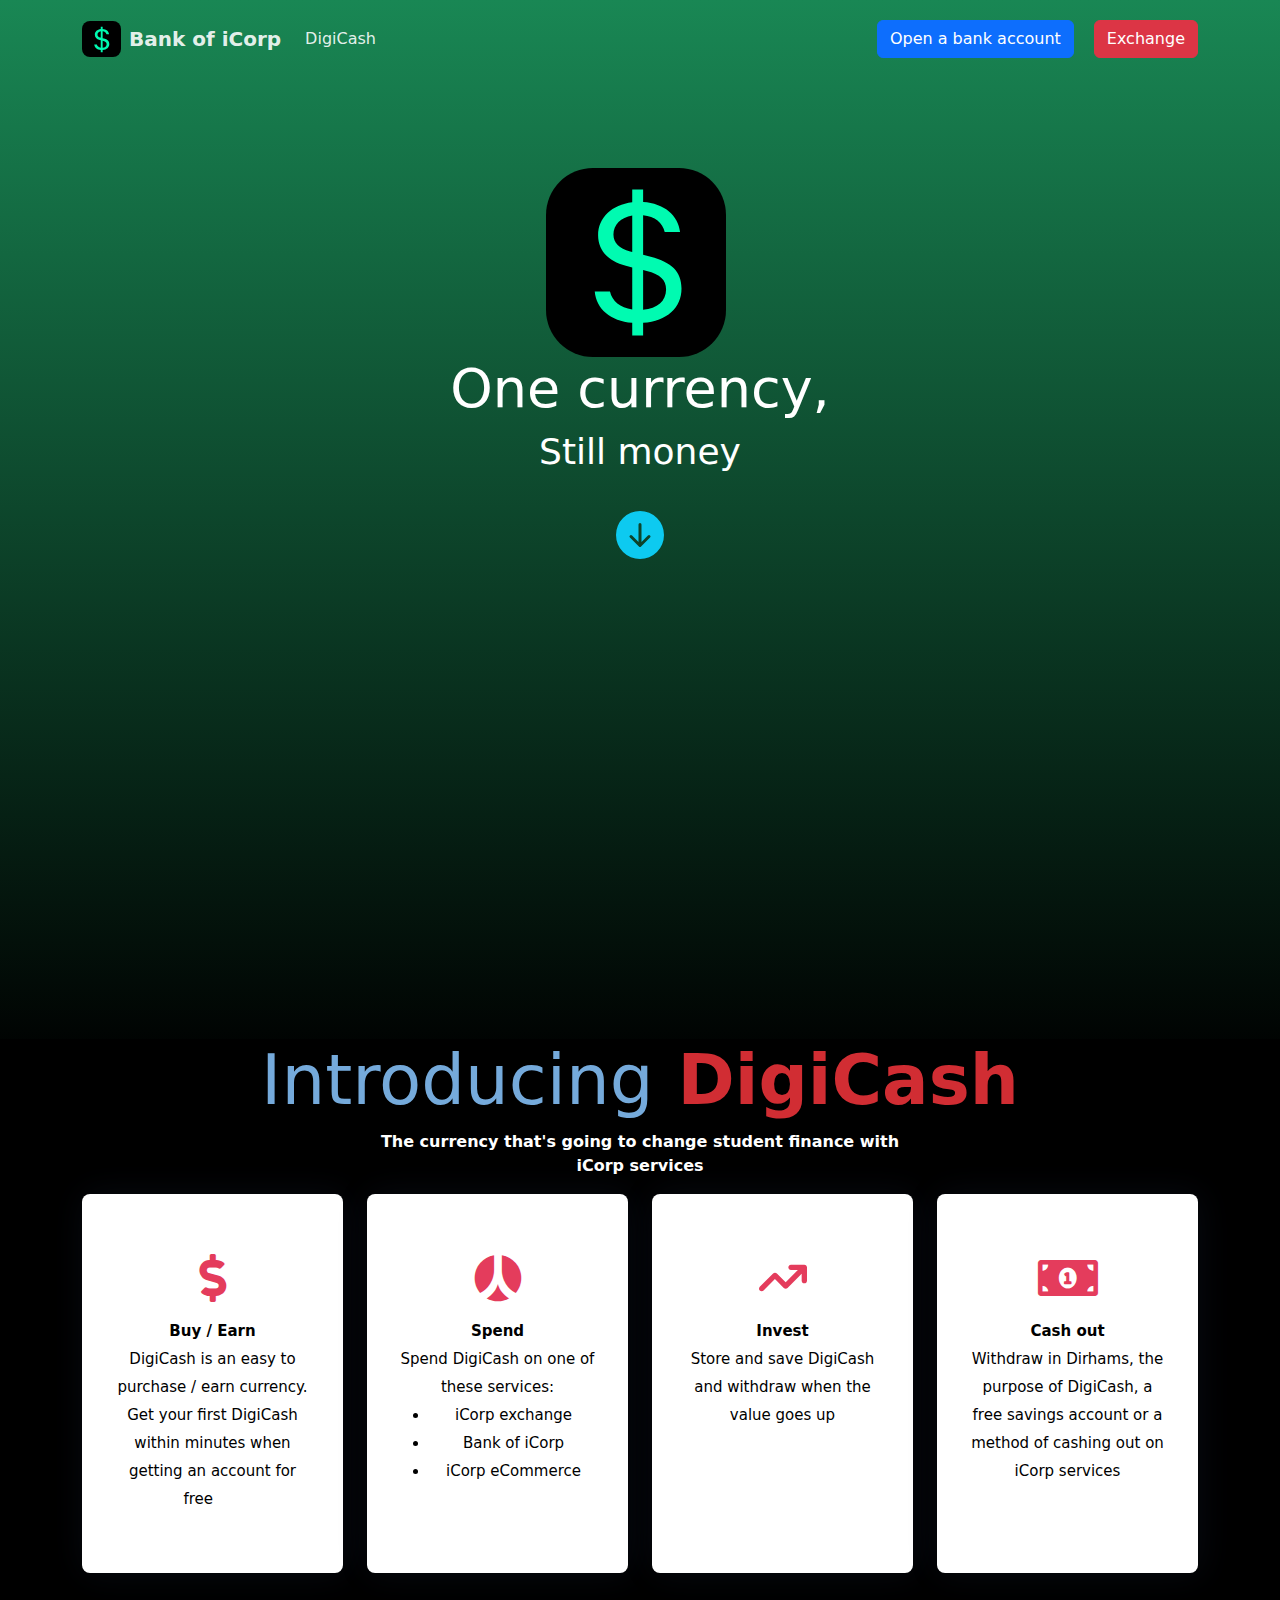
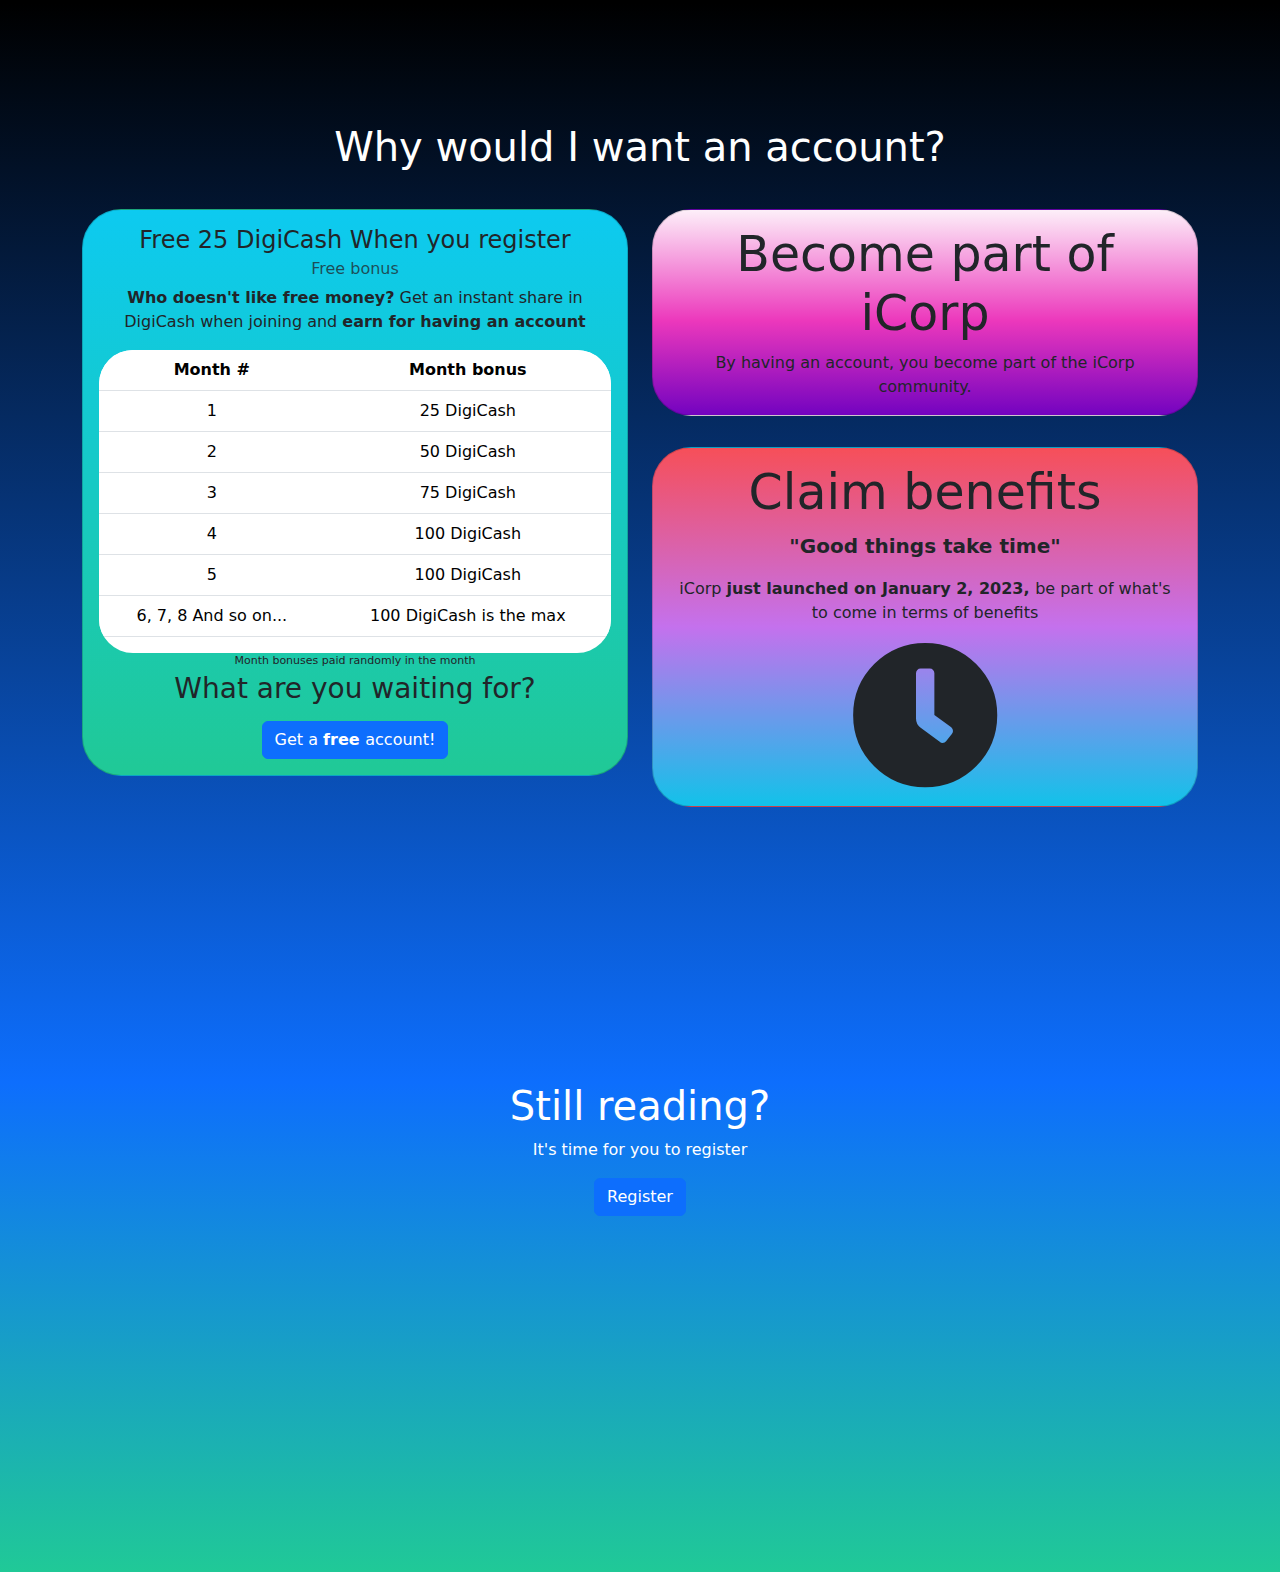
<file: index.html>
<!DOCTYPE html><html lang="en"><head><meta charset="utf-8"><meta name="viewport" content="width=device-width, initial-scale=1.0, shrink-to-fit=no"><title>Bank of iCorp</title><meta property="og:image" content="https://bank.icorp.cf/assets/img/bank.png"><meta name="description" content="The official bank of iCorp"><meta property="og:type" content="website"><link rel="icon" type="image/png" sizes="512x512" href="assets/img/bank.png"><link rel="icon" type="image/png" sizes="512x512" href="assets/img/bank.png"><link rel="icon" type="image/png" sizes="512x512" href="assets/img/bank.png"><link rel="icon" type="image/png" sizes="512x512" href="assets/img/bank.png"><link rel="icon" type="image/png" sizes="512x512" href="assets/img/bank.png"><link rel="stylesheet" href="https://cdn.jsdelivr.net/npm/bootstrap@5.2.2/dist/css/bootstrap.min.css"><link rel="manifest" href="manifest.json"><link rel="stylesheet" href="https://use.fontawesome.com/releases/v5.12.0/css/all.css"><link rel="stylesheet" href="assets/css/styles.min.css"></head><body class="text-center" style="color: rgb(255,255,255);height: 846px;"><section style="background: linear-gradient(var(--bs-green), var(--bs-black) 100%);height: 1069px;"><nav class="navbar navbar-light navbar-expand-md py-3"><div class="container"><a class="navbar-brand d-flex align-items-center" href="index.html" style="color: rgba(255,255,255,0.9);font-weight: bold;"><span class="bs-icon-sm bs-icon-rounded bs-icon-primary d-flex justify-content-center align-items-center me-2 bs-icon dollarHeroLarge" style="background: rgb(0,0,0);width: 39px;height: 36px;"><svg xmlns="http://www.w3.org/2000/svg" width="1em" height="1em" fill="currentColor" viewBox="0 0 16 16" class="bi bi-currency-dollar" style="font-size: 29px;color: #00fbb1;">
  <path d="M4 10.781c.148 1.667 1.513 2.85 3.591 3.003V15h1.043v-1.216c2.27-.179 3.678-1.438 3.678-3.3 0-1.59-.947-2.51-2.956-3.028l-.722-.187V3.467c1.122.11 1.879.714 2.07 1.616h1.47c-.166-1.6-1.54-2.748-3.54-2.875V1H7.591v1.233c-1.939.23-3.27 1.472-3.27 3.156 0 1.454.966 2.483 2.661 2.917l.61.162v4.031c-1.149-.17-1.94-.8-2.131-1.718H4zm3.391-3.836c-1.043-.263-1.6-.825-1.6-1.616 0-.944.704-1.641 1.8-1.828v3.495l-.2-.05zm1.591 1.872c1.287.323 1.852.859 1.852 1.769 0 1.097-.826 1.828-2.2 1.939V8.73l.348.086z"></path>
</svg></span><span style="color: rgba(255,255,255,0.9);">Bank of iCorp</span></a><button data-bs-toggle="collapse" class="navbar-toggler" data-bs-target="#navcol-1"><span class="visually-hidden">Toggle navigation</span><span class="navbar-toggler-icon"></span></button><div class="collapse navbar-collapse" id="navcol-1"><ul class="navbar-nav me-auto"><li class="nav-item"><a class="nav-link" href="digicash.html" style="color: rgba(255,255,255,0.9);">DigiCash</a></li></ul><a class="btn btn-primary" role="button" style="margin-right: 20px;" href="register.html">Open a bank account</a><a class="btn btn-danger" role="button" href="https://exchange.icorp.cf">Exchange</a></div></div></nav><div class="d-block" style="height: 30px;">
    <div class="container" style="height: 30px;">
        <div class="row" style="height: 30px;">
            <div class="col-md-12" style="height: 30px;">
                <div></div>
            </div>
        </div>
    </div>
</div><div class="d-block" style="height: 30px;">
    <div class="container" style="height: 30px;">
        <div class="row" style="height: 30px;">
            <div class="col-md-12" style="height: 30px;">
                <div></div>
            </div>
        </div>
    </div>
</div><div class="d-block" style="height: 30px;">
    <div class="container" style="height: 30px;">
        <div class="row" style="height: 30px;">
            <div class="col-md-12" style="height: 30px;">
                <div></div>
            </div>
        </div>
    </div>
</div><div class="container text-center d-flex d-sm-flex d-xl-flex justify-content-center justify-content-sm-center justify-content-xl-center"><span class="bs-icon-sm bs-icon-rounded bs-icon-primary d-flex justify-content-center align-items-center me-2 bs-icon dollarHeroLarge" style="width: 180px;height: 189px;background: var(--bs-black);border-radius: 47px;"><svg xmlns="http://www.w3.org/2000/svg" width="1em" height="1em" fill="currentColor" viewBox="0 0 16 16" class="bi bi-currency-dollar bs-icon-sm bs-icon-rounded b" style="font-size: 167px;color: #00fbb1;">
  <path d="M4 10.781c.148 1.667 1.513 2.85 3.591 3.003V15h1.043v-1.216c2.27-.179 3.678-1.438 3.678-3.3 0-1.59-.947-2.51-2.956-3.028l-.722-.187V3.467c1.122.11 1.879.714 2.07 1.616h1.47c-.166-1.6-1.54-2.748-3.54-2.875V1H7.591v1.233c-1.939.23-3.27 1.472-3.27 3.156 0 1.454.966 2.483 2.661 2.917l.61.162v4.031c-1.149-.17-1.94-.8-2.131-1.718H4zm3.391-3.836c-1.043-.263-1.6-.825-1.6-1.616 0-.944.704-1.641 1.8-1.828v3.495l-.2-.05zm1.591 1.872c1.287.323 1.852.859 1.852 1.769 0 1.097-.826 1.828-2.2 1.939V8.73l.348.086z"></path>
</svg></span></div><h1 style="font-size: 54px;">One currency,</h1><h1 style="font-size: 36px;">Still money</h1><div class="d-block" style="height: 30px;">
    <div class="container" style="height: 30px;">
        <div class="row" style="height: 30px;">
            <div class="col-md-12" style="height: 30px;">
                <div></div>
            </div>
        </div>
    </div>
</div><svg xmlns="http://www.w3.org/2000/svg" width="1em" height="1em" fill="currentColor" viewBox="0 0 16 16" class="bi bi-arrow-down-circle-fill" style="font-size: 48px;color: var(--bs-cyan);">
  <path d="M16 8A8 8 0 1 1 0 8a8 8 0 0 1 16 0zM8.5 4.5a.5.5 0 0 0-1 0v5.793L5.354 8.146a.5.5 0 1 0-.708.708l3 3a.5.5 0 0 0 .708 0l3-3a.5.5 0 0 0-.708-.708L8.5 10.293V4.5z"></path>
</svg><div><div class="d-block" style="height: 60px;">
    <div class="container" style="height: 60px;">
        <div class="row" style="height: 60px;">
            <div class="col-md-12" style="height: 60px;">
                <div></div>
            </div>
        </div>
    </div>
</div><div class="d-block" style="height: 60px;">
    <div class="container" style="height: 60px;">
        <div class="row" style="height: 60px;">
            <div class="col-md-12" style="height: 60px;">
                <div></div>
            </div>
        </div>
    </div>
</div><div class="d-block" style="height: 60px;">
    <div class="container" style="height: 60px;">
        <div class="row" style="height: 60px;">
            <div class="col-md-12" style="height: 60px;">
                <div></div>
            </div>
        </div>
    </div>
</div><div class="d-block" style="height: 60px;">
    <div class="container" style="height: 60px;">
        <div class="row" style="height: 60px;">
            <div class="col-md-12" style="height: 60px;">
                <div></div>
            </div>
        </div>
    </div>
</div><div class="d-block" style="height: 60px;">
    <div class="container" style="height: 60px;">
        <div class="row" style="height: 60px;">
            <div class="col-md-12" style="height: 60px;">
                <div></div>
            </div>
        </div>
    </div>
</div><div class="d-block" style="height: 60px;">
    <div class="container" style="height: 60px;">
        <div class="row" style="height: 60px;">
            <div class="col-md-12" style="height: 60px;">
                <div></div>
            </div>
        </div>
    </div>
</div><div class="d-block" style="height: 60px;">
    <div class="container" style="height: 60px;">
        <div class="row" style="height: 60px;">
            <div class="col-md-12" style="height: 60px;">
                <div></div>
            </div>
        </div>
    </div>
</div><div class="d-block" style="height: 60px;">
    <div class="container" style="height: 60px;">
        <div class="row" style="height: 60px;">
            <div class="col-md-12" style="height: 60px;">
                <div></div>
            </div>
        </div>
    </div>
</div></div><section id="services" class="services" style="background: #000000;border-color: rgb(0,0,0);"><div class="container-md section-title"><div class="text-center"><h2 style="color: #75aadb;font-size: 69px;">Introducing<span style="color: #d12d33;"><strong>&nbsp;DigiCash</strong></span></h2><p class="d-inline-block" style="width: 50%;"><strong>The currency that's going to change student finance with iCorp services</strong><br></p></div><div class="row" style="color: rgb(0,0,0);"><div class="col-12 text-center col-md-6 col-lg-3 d-flex align-items-stretch mb-5 mb-lg-0"><div class="text-center icon-box"><div class="icon"><i class="fas fa-dollar-sign" style="margin-bottom: 15px;"></i><h4 class="title description">Buy / Earn<a href="#"></a></h4><p class="description">DigiCash is an easy to purchase / earn currency. Get your first DigiCash within minutes when getting an account for free&nbsp; &nbsp; &nbsp;&nbsp;</p></div></div></div><div class="col-12 text-center col-md-6 col-lg-3 d-flex align-items-stretch mb-5 mb-lg-0"><div class="text-center icon-box"><div class="icon"><i class="fab fa-renren" style="margin-bottom: 15px;"></i><h4 class="title description">Spend<a href="#"></a></h4><p class="description">Spend DigiCash on one of these services:</p><ul class="description"><li>iCorp exchange</li><li>Bank of iCorp</li><li>iCorp eCommerce</li></ul></div></div></div><div class="col-12 text-center col-md-6 col-lg-3 d-flex align-items-stretch mb-5 mb-lg-0"><div class="text-center icon-box"><div class="icon"><svg xmlns="http://www.w3.org/2000/svg" viewBox="0 -32 576 576" width="1em" height="1em" fill="currentColor" style="/*margin-bottom: 15px;*//*font-size: 33px;*/width: 48px;height: 48px;/*color: var(--bs-black);*/" class="icon broNeedHelp"><!--! Font Awesome Free 6.1.1 by @fontawesome - https://fontawesome.com License - https://fontawesome.com/license/free (Icons: CC BY 4.0, Fonts: SIL OFL 1.1, Code: MIT License) Copyright 2022 Fonticons, Inc. --><path d="M384 160C366.3 160 352 145.7 352 128C352 110.3 366.3 96 384 96H544C561.7 96 576 110.3 576 128V288C576 305.7 561.7 320 544 320C526.3 320 512 305.7 512 288V205.3L342.6 374.6C330.1 387.1 309.9 387.1 297.4 374.6L191.1 269.3L54.63 406.6C42.13 419.1 21.87 419.1 9.372 406.6C-3.124 394.1-3.124 373.9 9.372 361.4L169.4 201.4C181.9 188.9 202.1 188.9 214.6 201.4L320 306.7L466.7 159.1L384 160z"></path></svg><h4 class="title description">Invest<a href="#"></a></h4><p class="description">Store and save DigiCash and withdraw when the value goes up</p></div></div></div><div class="col-12 text-center col-md-6 col-lg-3 d-flex align-items-stretch mb-5 mb-lg-0"><div class="text-center icon-box"><div class="icon"><i class="fas fa-money-bill-alt" style="margin-bottom: 15px;"></i><h4 class="title description">Cash out</h4><p class="description">Withdraw in Dirhams, the purpose of DigiCash, a free savings account or a method of cashing out on iCorp services</p></div></div></div></div></div></section><section style="background: linear-gradient(black, var(--bs-blue) 100%);height: 1079px;"><div class="d-block" style="height: 60px;">
    <div class="container" style="height: 60px;">
        <div class="row" style="height: 60px;">
            <div class="col-md-12" style="height: 60px;">
                <div></div>
            </div>
        </div>
    </div>
</div><div class="d-block" style="height: 60px;">
    <div class="container" style="height: 60px;">
        <div class="row" style="height: 60px;">
            <div class="col-md-12" style="height: 60px;">
                <div></div>
            </div>
        </div>
    </div>
</div><h1>Why would I want an account?</h1><div class="d-block" style="height: 30px;">
    <div class="container" style="height: 30px;">
        <div class="row" style="height: 30px;">
            <div class="col-md-12" style="height: 30px;">
                <div></div>
            </div>
        </div>
    </div>
</div><div class="container"><div class="row" style="color: rgb(0,0,0);"><div class="col-md-6"><div class="card" style="background: linear-gradient(var(--bs-cyan) 0%, var(--bs-teal) 99%);border-radius: 39px;"><div class="card-body"><h4 class="card-title">Free 25 DigiCash When you register</h4><h6 class="text-muted card-subtitle mb-2">Free bonus</h6><p class="card-text"><strong>Who doesn't like free money?</strong> Get an instant share in DigiCash when joining and <strong>earn for having an account</strong></p><div class="table-responsive" style="background: #ffffff;border-radius: 34px;"><table class="table"><thead><tr><th>Month #</th><th>Month bonus</th></tr></thead><tbody><tr><td>1</td><td>25 DigiCash</td></tr><tr><td>2</td><td>50 DigiCash</td></tr><tr><td>3</td><td>75 DigiCash</td></tr><tr><td>4</td><td>100 DigiCash</td></tr><tr><td>5</td><td>100 DigiCash</td></tr><tr><td>6, 7, 8 And so on...</td><td>100 DigiCash is the max</td></tr></tbody></table></div><p style="font-size: 11px;margin-bottom: -1px;">Month bonuses paid randomly in the month</p><p style="font-size: 28px;margin-bottom: 11px;">What are you waiting for?</p><button class="btn btn-primary" type="button">Get a <strong>free </strong>account!</button></div></div></div><div class="col-md-6"><div class="card" style="background: linear-gradient(#fdeff9 0%, #ec38bc 54%, #7303c0 100%, #03001e 100%);border-radius: 39px;"><div class="card-body"><h4 class="card-title" style="font-size: 49px;">Become part of iCorp</h4><p class="card-text">By having an account, you become part of the iCorp community.</p></div></div><div class="card" style="background: linear-gradient(#f64f59 0%, #c471ed 50%, #12c2e9 100%);border-radius: 39px;margin-top: 31px;"><div class="card-body"><h4 class="card-title" style="font-size: 49px;">Claim benefits</h4><p class="card-text" style="font-size: 20px;"><strong>"Good things take time"</strong></p><p class="card-text">iCorp <strong>just launched on January 2, 2023, </strong>be part of what's to come in terms of benefits</p><i class="fas fa-clock" style="font-size: 149px;"></i></div></div></div><div class="d-block" style="height: 60px;">
    <div class="container" style="height: 60px;">
        <div class="row" style="height: 60px;">
            <div class="col-md-12" style="height: 60px;">
                <div></div>
            </div>
        </div>
    </div>
</div><div class="d-block" style="height: 60px;">
    <div class="container" style="height: 60px;">
        <div class="row" style="height: 60px;">
            <div class="col-md-12" style="height: 60px;">
                <div></div>
            </div>
        </div>
    </div>
</div></div></div></section><section style="height: 490px;background: linear-gradient(var(--bs-blue) 0%, var(--bs-teal) 100%);"><h1>Still reading?</h1><p>It's time for you to register</p><a class="btn btn-primary" role="button" href="register.html">Register</a></section></section><script src="https://cdn.jsdelivr.net/npm/bootstrap@5.2.2/dist/js/bootstrap.bundle.min.js"></script></body></html>
</file>
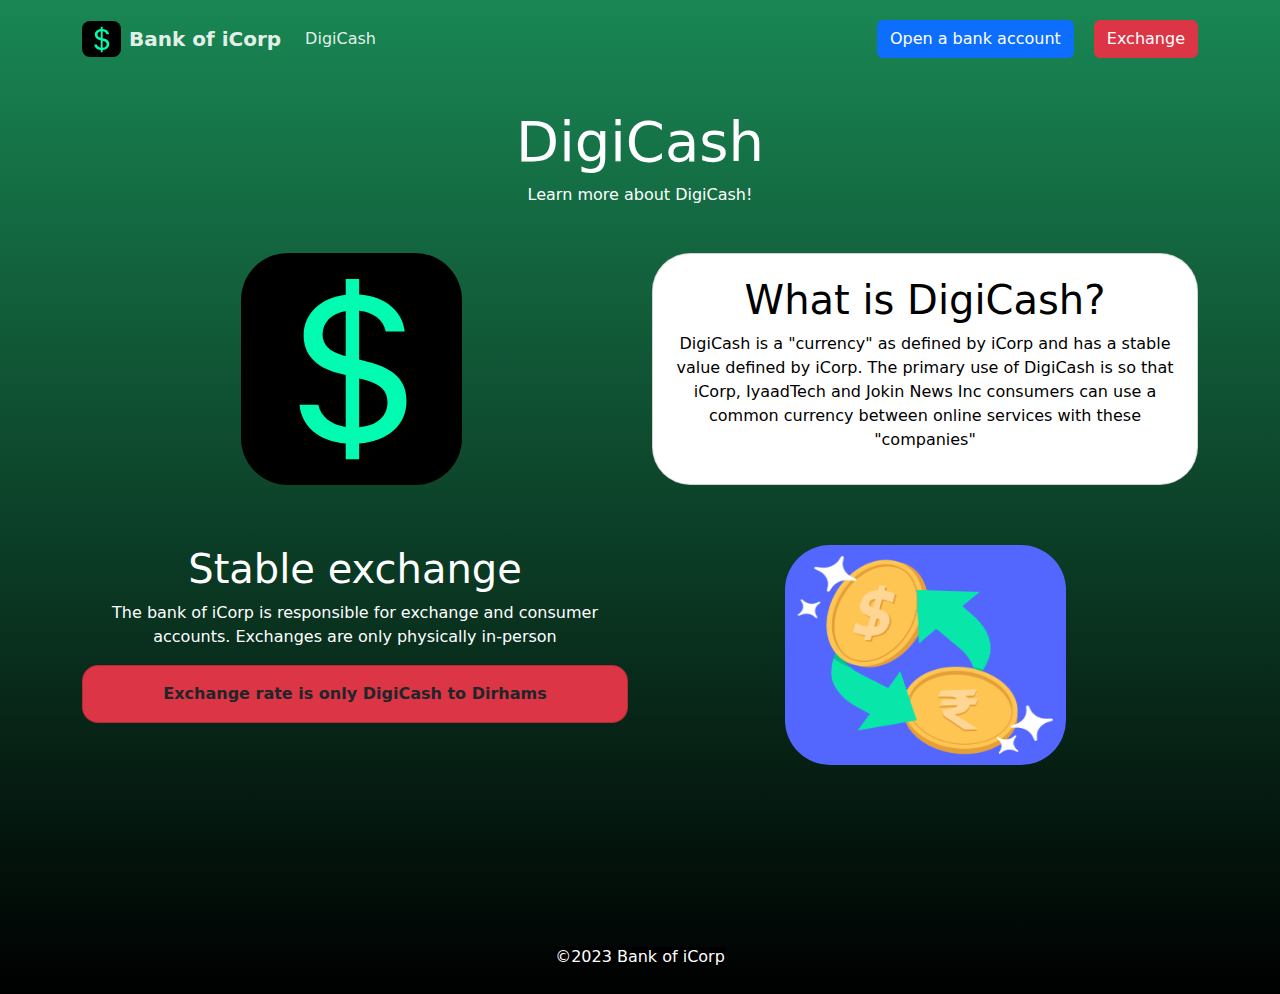
<file: digicash.html>
<!DOCTYPE html><html lang="en"><head><meta charset="utf-8"><meta name="viewport" content="width=device-width, initial-scale=1.0, shrink-to-fit=no"><title>Bank of iCorp</title><meta property="og:image" content="https://bank.icorp.cf/assets/img/bank.png"><meta name="description" content="The official bank of iCorp"><meta property="og:type" content="website"><link rel="icon" type="image/png" sizes="512x512" href="assets/img/bank.png"><link rel="icon" type="image/png" sizes="512x512" href="assets/img/bank.png"><link rel="icon" type="image/png" sizes="512x512" href="assets/img/bank.png"><link rel="icon" type="image/png" sizes="512x512" href="assets/img/bank.png"><link rel="icon" type="image/png" sizes="512x512" href="assets/img/bank.png"><link rel="stylesheet" href="https://cdn.jsdelivr.net/npm/bootstrap@5.2.2/dist/css/bootstrap.min.css"><link rel="manifest" href="manifest.json"><link rel="stylesheet" href="assets/css/styles.min.css"></head><body class="text-center" style="background: linear-gradient(var(--bs-green), var(--bs-black));height: 994px;color: rgb(255,255,255);"><nav class="navbar navbar-light navbar-expand-md py-3"><div class="container"><a class="navbar-brand d-flex align-items-center" href="index.html" style="color: rgba(255,255,255,0.9);font-weight: bold;"><span class="bs-icon-sm bs-icon-rounded bs-icon-primary d-flex justify-content-center align-items-center me-2 bs-icon dollarHeroLarge" style="background: rgb(0,0,0);width: 39px;height: 36px;"><svg xmlns="http://www.w3.org/2000/svg" width="1em" height="1em" fill="currentColor" viewBox="0 0 16 16" class="bi bi-currency-dollar" style="font-size: 29px;color: #00fbb1;">
  <path d="M4 10.781c.148 1.667 1.513 2.85 3.591 3.003V15h1.043v-1.216c2.27-.179 3.678-1.438 3.678-3.3 0-1.59-.947-2.51-2.956-3.028l-.722-.187V3.467c1.122.11 1.879.714 2.07 1.616h1.47c-.166-1.6-1.54-2.748-3.54-2.875V1H7.591v1.233c-1.939.23-3.27 1.472-3.27 3.156 0 1.454.966 2.483 2.661 2.917l.61.162v4.031c-1.149-.17-1.94-.8-2.131-1.718H4zm3.391-3.836c-1.043-.263-1.6-.825-1.6-1.616 0-.944.704-1.641 1.8-1.828v3.495l-.2-.05zm1.591 1.872c1.287.323 1.852.859 1.852 1.769 0 1.097-.826 1.828-2.2 1.939V8.73l.348.086z"></path>
</svg></span><span style="color: rgba(255,255,255,0.9);">Bank of iCorp</span></a><button data-bs-toggle="collapse" class="navbar-toggler" data-bs-target="#navcol-1"><span class="visually-hidden">Toggle navigation</span><span class="navbar-toggler-icon"></span></button><div class="collapse navbar-collapse" id="navcol-1"><ul class="navbar-nav me-auto"><li class="nav-item"><a class="nav-link" href="digicash.html" style="color: rgba(255,255,255,0.9);">DigiCash</a></li></ul><a class="btn btn-primary" role="button" style="margin-right: 20px;" href="register.html">Open a bank account</a><a class="btn btn-danger" role="button" href="https://exchange.icorp.cf">Exchange</a></div></div></nav><div class="d-block" style="height: 30px;"><div class="container" style="height: 30px;"><div class="row" style="height: 30px;"><div class="col-md-12" style="height: 30px;"><div></div></div></div></div></div><h1 class="display-4">DigiCash</h1><p>Learn more about DigiCash!</p><div class="d-block" style="height: 30px;"><div class="container" style="height: 30px;"><div class="row" style="height: 30px;"><div class="col-md-12" style="height: 30px;"><div></div></div></div></div></div><div class="container"><div class="row"><div class="col-md-6 text-center d-flex d-xl-flex justify-content-center justify-content-xl-center"><span class="bs-icon-sm bs-icon-rounded bs-icon-primary d-flex justify-content-center align-items-center me-2 bs-icon dollarHeroLarge" style="width: 221px;height: 232px;background: var(--bs-black);border-radius: 47px;"><svg xmlns="http://www.w3.org/2000/svg" width="1em" height="1em" fill="currentColor" viewBox="0 0 16 16" class="bi bi-currency-dollar bs-icon-sm bs-icon-rounded b" style="font-size: 167px;color: #00fbb1;width: 206px;height: 406px;">
  <path d="M4 10.781c.148 1.667 1.513 2.85 3.591 3.003V15h1.043v-1.216c2.27-.179 3.678-1.438 3.678-3.3 0-1.59-.947-2.51-2.956-3.028l-.722-.187V3.467c1.122.11 1.879.714 2.07 1.616h1.47c-.166-1.6-1.54-2.748-3.54-2.875V1H7.591v1.233c-1.939.23-3.27 1.472-3.27 3.156 0 1.454.966 2.483 2.661 2.917l.61.162v4.031c-1.149-.17-1.94-.8-2.131-1.718H4zm3.391-3.836c-1.043-.263-1.6-.825-1.6-1.616 0-.944.704-1.641 1.8-1.828v3.495l-.2-.05zm1.591 1.872c1.287.323 1.852.859 1.852 1.769 0 1.097-.826 1.828-2.2 1.939V8.73l.348.086z"></path>
</svg></span></div><div class="col-md-6"><div class="card" style="border-radius: 38px;"><div class="card-body" style="color: rgb(0,0,0);margin-top: -51px;"><h1 style="margin-top: 57px;padding-top: 0px;">What is DigiCash?</h1><p>DigiCash is a "currency" as defined by iCorp and has a stable value defined by iCorp. The primary use of DigiCash is so that iCorp, IyaadTech and Jokin News Inc consumers can use a common currency between online services with these "companies"</p></div></div></div></div></div><div class="d-block" style="height: 60px;"><div class="container" style="height: 60px;"><div class="row" style="height: 60px;"><div class="col-md-12" style="height: 60px;"><div></div></div></div></div></div><div class="container"><div class="row"><div class="col-md-6 text-center"><h1>Stable exchange</h1><p>The bank of iCorp is responsible for exchange and consumer accounts. Exchanges are only physically in-person</p><div class="row"><div class="col"><div class="card dollarHeroLarge" style="background: var(--bs-red);border-radius: 16px;"><div class="card-body"><p class="card-text" style="font-weight: bold;">Exchange rate is only DigiCash to Dirhams</p></div></div></div></div></div><div class="col-md-6"><img src="assets/img/exchange.png" style="width: 281px;height: 219.531px;border-radius: 45px;" class="dollarHeroLarge"></div></div></div><div class="d-block" style="height: 60px;"><div class="container" style="height: 60px;"><div class="row" style="height: 60px;"><div class="col-md-12" style="height: 60px;"><div></div></div></div></div></div><div class="d-block" style="height: 60px;"><div class="container" style="height: 60px;"><div class="row" style="height: 60px;"><div class="col-md-12" style="height: 60px;"><div></div></div></div></div></div><div class="d-block" style="height: 60px;"><div class="container" style="height: 60px;"><div class="row" style="height: 60px;"><div class="col-md-12" style="height: 60px;"><div></div></div></div></div></div><p><span style="background-color: rgb(0, 0, 0);">©2023 Bank of iCorp</span><br></p><script src="https://cdn.jsdelivr.net/npm/bootstrap@5.2.2/dist/js/bootstrap.bundle.min.js"></script></body></html>
</file>
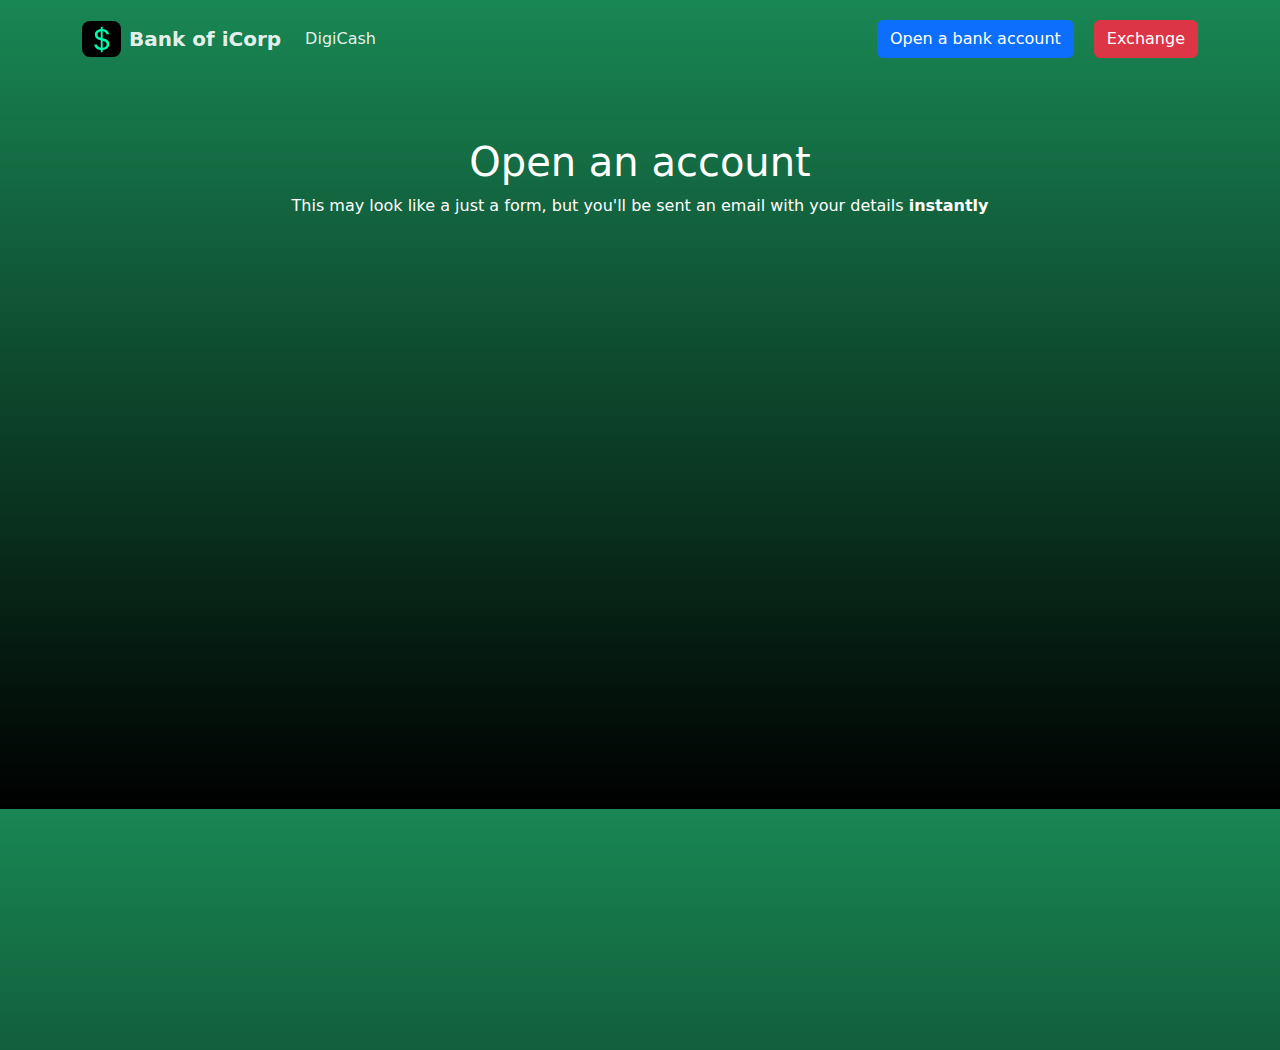
<file: register.html>
<!DOCTYPE html><html lang="en"><head><meta charset="utf-8"><meta name="viewport" content="width=device-width, initial-scale=1.0, shrink-to-fit=no"><title>Bank of iCorp</title><meta property="og:image" content="https://bank.icorp.cf/assets/img/bank.png"><meta name="description" content="The official bank of iCorp"><meta property="og:type" content="website"><link rel="icon" type="image/png" sizes="512x512" href="assets/img/bank.png"><link rel="icon" type="image/png" sizes="512x512" href="assets/img/bank.png"><link rel="icon" type="image/png" sizes="512x512" href="assets/img/bank.png"><link rel="icon" type="image/png" sizes="512x512" href="assets/img/bank.png"><link rel="icon" type="image/png" sizes="512x512" href="assets/img/bank.png"><link rel="stylesheet" href="https://cdn.jsdelivr.net/npm/bootstrap@5.2.2/dist/css/bootstrap.min.css"><link rel="manifest" href="manifest.json"><link rel="stylesheet" href="assets/css/styles.min.css"></head><body class="text-center" style="background: linear-gradient(var(--bs-green) 0%, var(--bs-black) 100%);height: 809px;color: rgb(255,255,255);"><nav class="navbar navbar-light navbar-expand-md py-3"><div class="container"><a class="navbar-brand d-flex align-items-center" href="index.html" style="color: rgba(255,255,255,0.9);font-weight: bold;"><span class="bs-icon-sm bs-icon-rounded bs-icon-primary d-flex justify-content-center align-items-center me-2 bs-icon dollarHeroLarge" style="background: rgb(0,0,0);width: 39px;height: 36px;"><svg xmlns="http://www.w3.org/2000/svg" width="1em" height="1em" fill="currentColor" viewBox="0 0 16 16" class="bi bi-currency-dollar" style="font-size: 29px;color: #00fbb1;">
  <path d="M4 10.781c.148 1.667 1.513 2.85 3.591 3.003V15h1.043v-1.216c2.27-.179 3.678-1.438 3.678-3.3 0-1.59-.947-2.51-2.956-3.028l-.722-.187V3.467c1.122.11 1.879.714 2.07 1.616h1.47c-.166-1.6-1.54-2.748-3.54-2.875V1H7.591v1.233c-1.939.23-3.27 1.472-3.27 3.156 0 1.454.966 2.483 2.661 2.917l.61.162v4.031c-1.149-.17-1.94-.8-2.131-1.718H4zm3.391-3.836c-1.043-.263-1.6-.825-1.6-1.616 0-.944.704-1.641 1.8-1.828v3.495l-.2-.05zm1.591 1.872c1.287.323 1.852.859 1.852 1.769 0 1.097-.826 1.828-2.2 1.939V8.73l.348.086z"></path>
</svg></span><span style="color: rgba(255,255,255,0.9);">Bank of iCorp</span></a><button data-bs-toggle="collapse" class="navbar-toggler" data-bs-target="#navcol-1"><span class="visually-hidden">Toggle navigation</span><span class="navbar-toggler-icon"></span></button><div class="collapse navbar-collapse" id="navcol-1"><ul class="navbar-nav me-auto"><li class="nav-item"><a class="nav-link" href="digicash.html" style="color: rgba(255,255,255,0.9);">DigiCash</a></li></ul><a class="btn btn-primary" role="button" style="margin-right: 20px;" href="register.html">Open a bank account</a><a class="btn btn-danger" role="button" href="https://exchange.icorp.cf">Exchange</a></div></div></nav><div class="d-block" style="height: 60px;"><div class="container" style="height: 60px;"><div class="row" style="height: 60px;"><div class="col-md-12" style="height: 60px;"><div></div></div></div></div></div><h1>Open an account</h1><p>This may look like a just a form, but you'll be sent an email with your details <strong>instantly</strong></p><iframe width="100%" height="100%" src="https://forms.office.com/r/0kgFQ05NMg?embed=true" frameborder="0" marginwidth="0" marginheight="0" style="border: none; max-width:100%; max-height:100vh" allowfullscreen webkitallowfullscreen mozallowfullscreen msallowfullscreen> </iframe><script src="https://cdn.jsdelivr.net/npm/bootstrap@5.2.2/dist/js/bootstrap.bundle.min.js"></script></body></html>
</file>
<file: assets/css/styles.min.css>
.services .icon-box{padding:60px 30px;position:relative;overflow:hidden;background:#fff;box-shadow:2px 0 35px 0 rgba(68,88,144,.12);transition:.3s ease-in-out;border-radius:8px;z-index:1;text-align:center}.services .icon-box::before{content:'';position:absolute;background:#fdeff2;right:0;left:0;bottom:0;top:100%;transition:.4s;z-index:-1}.services .icon-box:hover::before{background:#e43c5c;top:0;border-radius:0}.broNeedHelp{margin-bottom:15px;font-size:48px;line-height:1;color:#e43c5c;transition:.3s ease-in-out}.services .icon i{font-size:48px;line-height:1;color:#e43c5c;transition:.3s ease-in-out}.services .title{font-weight:700;margin-bottom:15px;font-size:18px}.services .title a{color:#111}.services .description{font-size:15px;line-height:28px;margin-bottom:0}.services .icon-box:hover .broNeedHelp,.services .icon-box:hover .description,.services .icon-box:hover .icon i,.services .icon-box:hover .title a{color:#fff}.services{padding-bottom:30px}.bs-icon{--bs-icon-size:.75rem;display:flex;flex-shrink:0;justify-content:center;align-items:center;font-size:var(--bs-icon-size);width:calc(var(--bs-icon-size) * 2);height:calc(var(--bs-icon-size) * 2);color:var(--bs-primary)}.bs-icon-xs{--bs-icon-size:1rem;width:calc(var(--bs-icon-size) * 1.5);height:calc(var(--bs-icon-size) * 1.5)}.bs-icon-sm{--bs-icon-size:1rem}.bs-icon-md{--bs-icon-size:1.5rem}.bs-icon-lg{--bs-icon-size:2rem}.bs-icon-xl{--bs-icon-size:2.5rem}.bs-icon.bs-icon-primary{color:var(--bs-white);background:var(--bs-primary)}.bs-icon.bs-icon-primary-light{color:var(--bs-primary);background:rgba(var(--bs-primary-rgb),.2)}.bs-icon.bs-icon-semi-white{color:var(--bs-primary);background:rgba(255,255,255,.5)}.bs-icon.bs-icon-rounded{border-radius:.5rem}.bs-icon.bs-icon-circle{border-radius:50%}body{background-repeat:no-repeat}.dollarHeroLarge{transition:transform .2s}.dollarHeroLarge:hover{transform:scale(1.5)}
</file>
